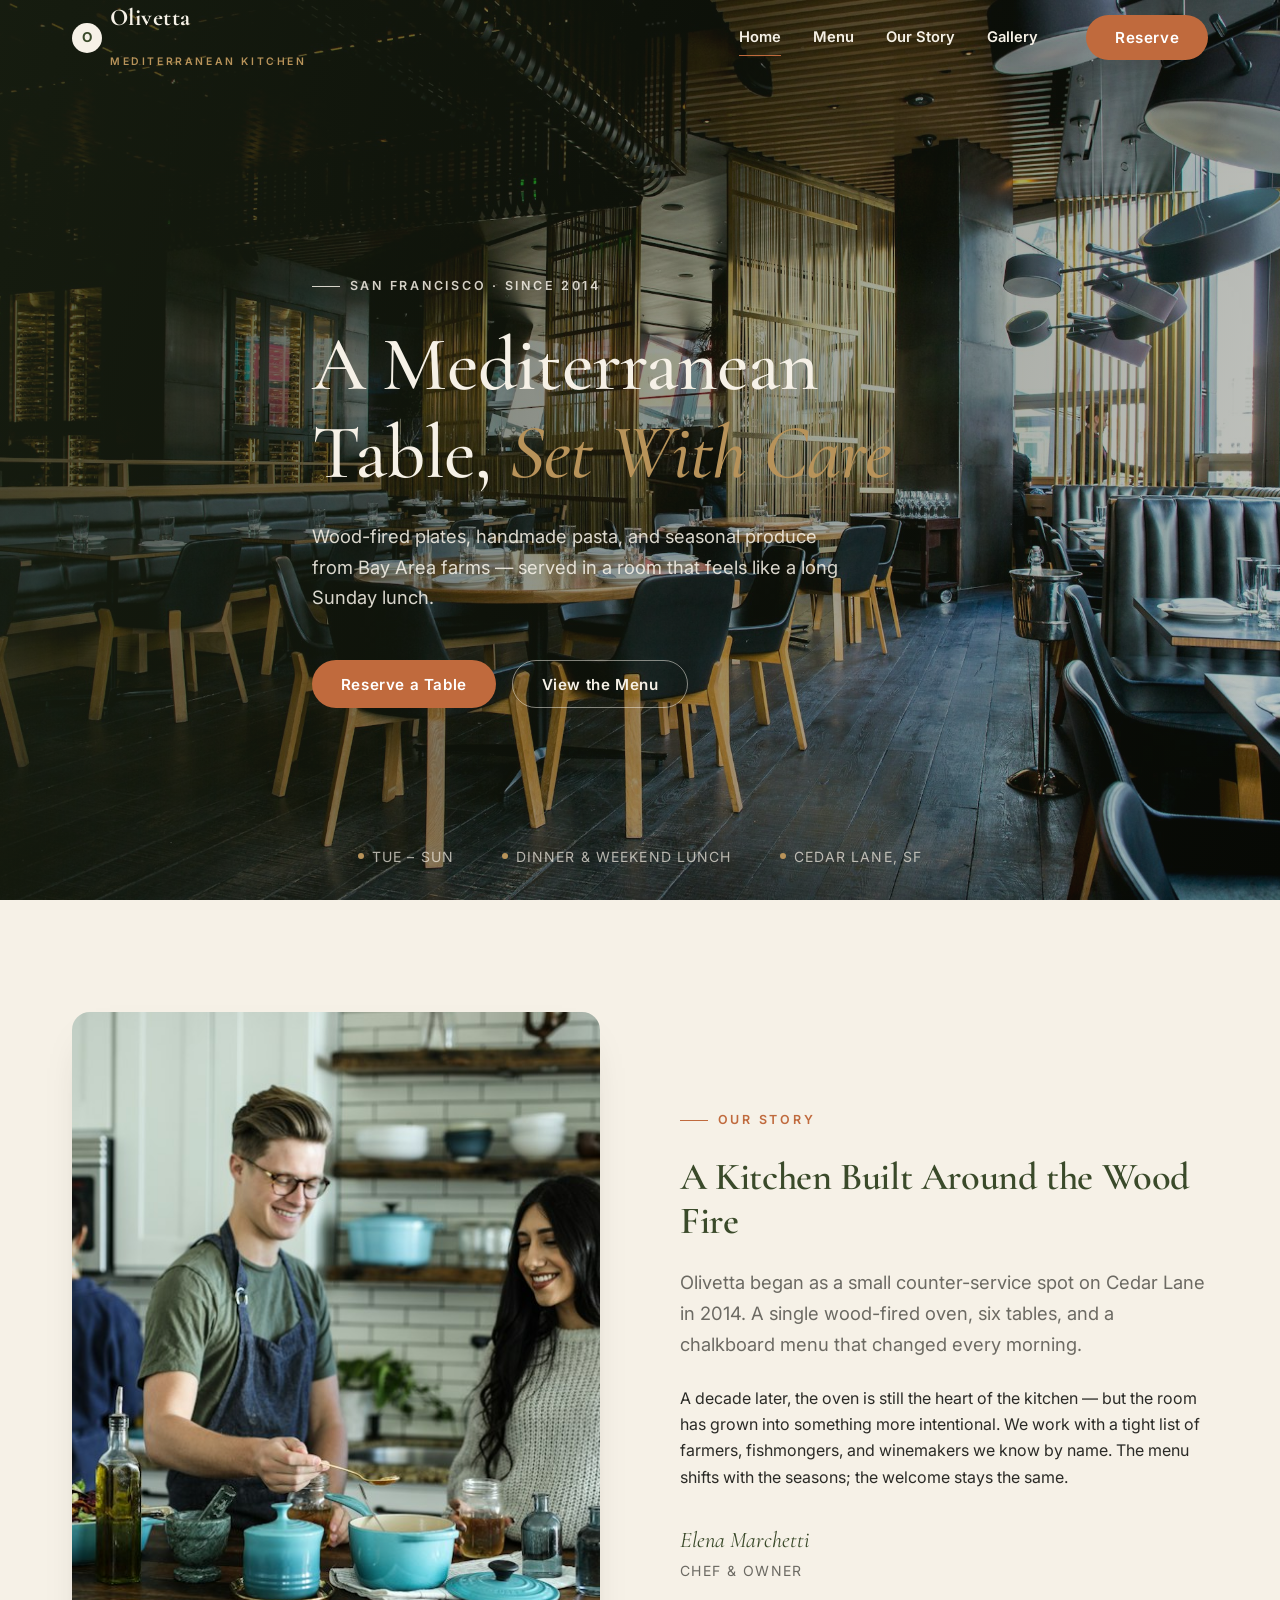
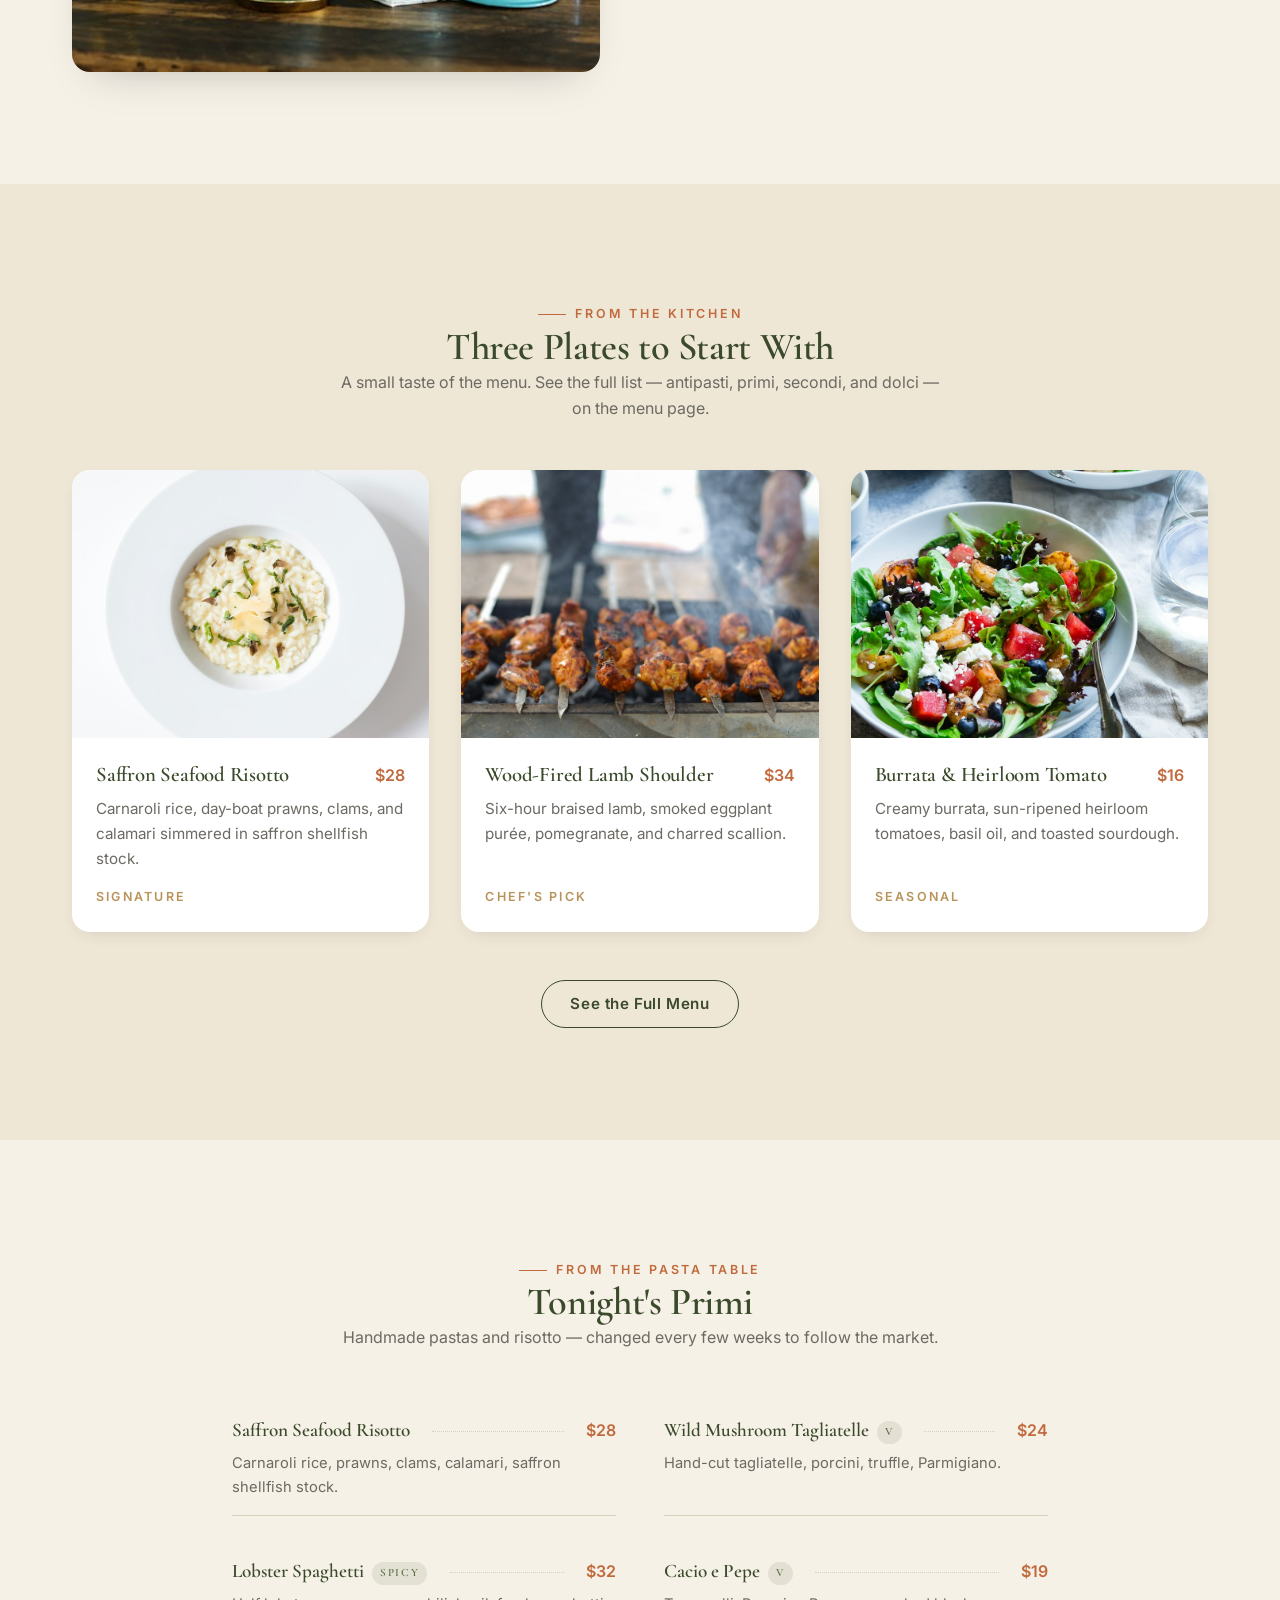
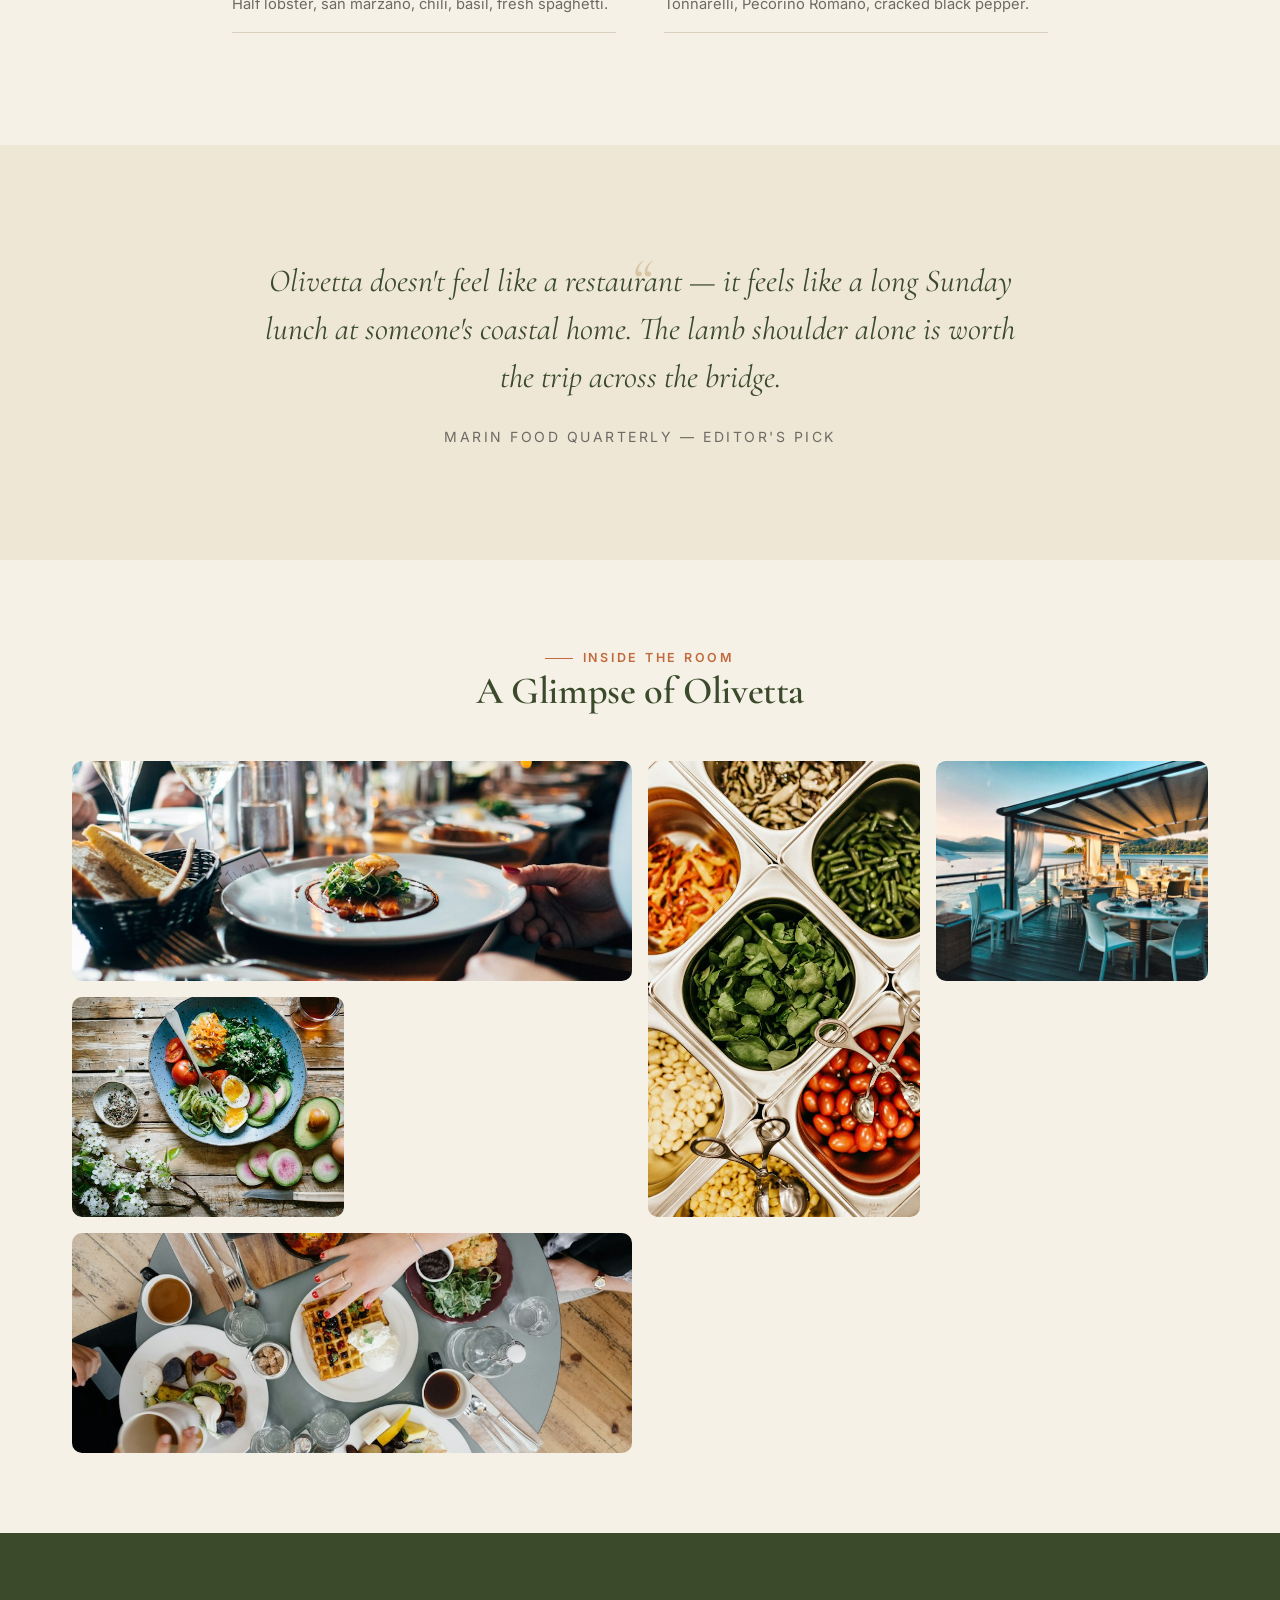
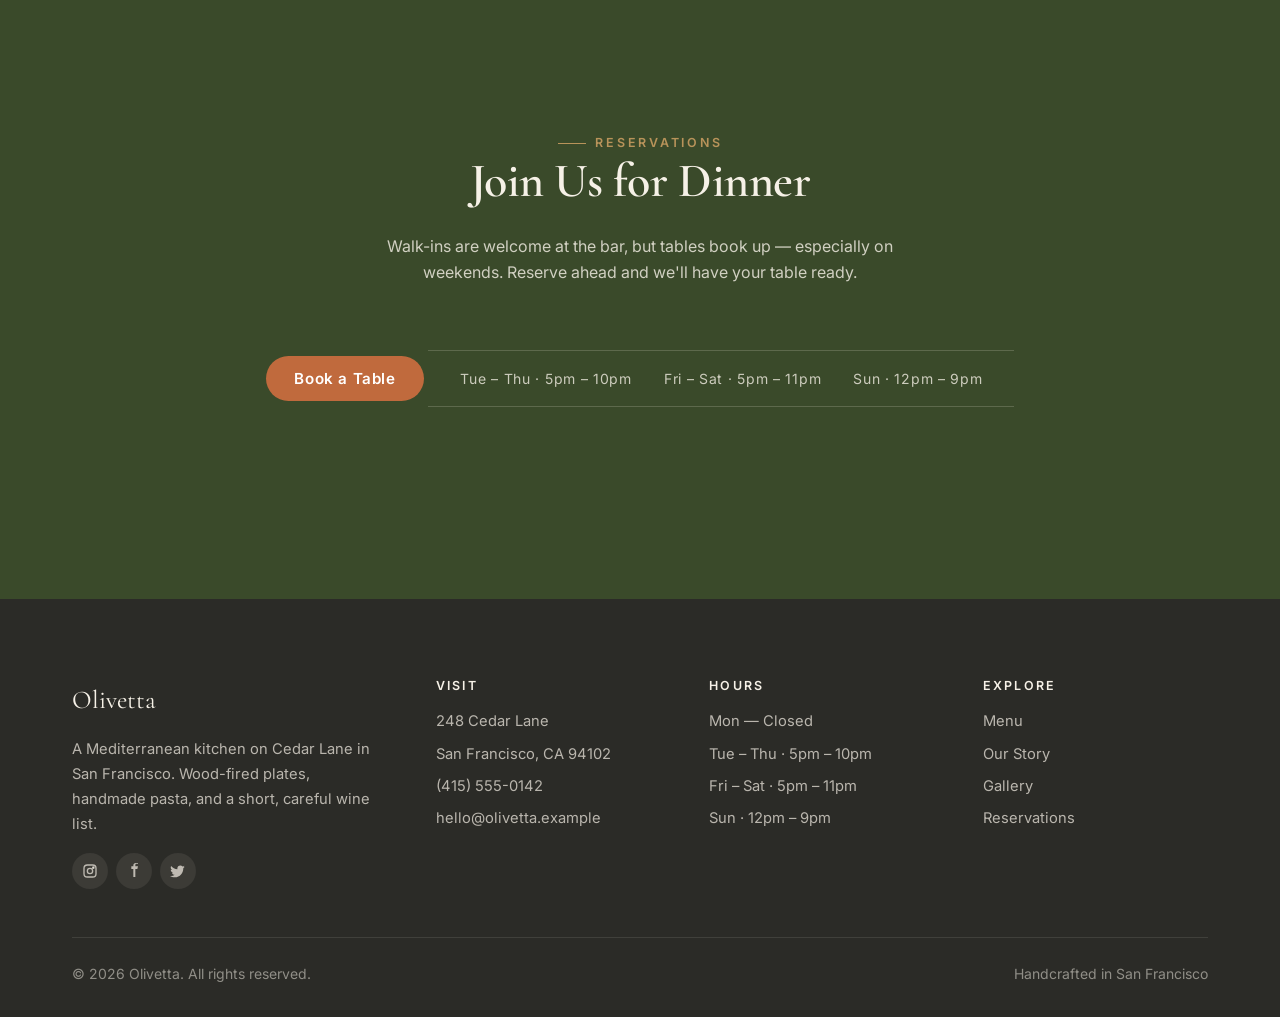
<file: download/restaurant-site/index.html>
<!DOCTYPE html>
<html lang="en">
<head>
  <meta charset="UTF-8">
  <meta name="viewport" content="width=device-width, initial-scale=1.0">
  <title>Olivetta — Mediterranean Kitchen in San Francisco</title>
  <meta name="description" content="Olivetta is a Mediterranean kitchen in San Francisco serving wood-fired dishes, handmade pasta, and seasonal plates in a warm, intimate room.">

  <!-- Fonts: Cormorant Garamond for display, Inter for body -->
  <link rel="preconnect" href="https://fonts.googleapis.com">
  <link rel="preconnect" href="https://fonts.gstatic.com" crossorigin>
  <link href="https://fonts.googleapis.com/css2?family=Cormorant+Garamond:ital,wght@0,400;0,500;0,600;0,700;1,400;1,500&family=Inter:wght@400;500;600;700&display=swap" rel="stylesheet">

  <!-- Site styles -->
  <link rel="stylesheet" href="css/style.css">

  <!-- Favicon (inline SVG olive sprig) -->
  <link rel="icon" href="data:image/svg+xml,<svg xmlns='http://www.w3.org/2000/svg' viewBox='0 0 32 32'><circle cx='16' cy='16' r='14' fill='%233a4a2a'/><text x='16' y='22' font-family='Georgia' font-size='18' fill='%23f6f1e7' text-anchor='middle'>O</text></svg>">
</head>
<body>

  <!-- =================================================================
       Navigation
       ================================================================= -->
  <header class="nav">
    <div class="nav__inner">
      <a href="index.html" class="brand" aria-label="Olivetta — home">
        <span class="brand__mark">O</span>
        <span>
          <span class="brand__name">Olivetta</span>
          <br>
          <span class="brand__tag">Mediterranean Kitchen</span>
        </span>
      </a>

      <nav class="nav__links" id="nav-links">
        <a href="index.html" class="nav__link nav__link--active">Home</a>
        <a href="menu.html" class="nav__link">Menu</a>
        <a href="index.html#story" class="nav__link">Our Story</a>
        <a href="index.html#gallery" class="nav__link">Gallery</a>
        <a href="reservation.html" class="btn btn--primary nav__cta">Reserve</a>
      </nav>

      <button class="nav__toggle" aria-label="Toggle menu"
              aria-expanded="false" aria-controls="nav-links">
        <span></span><span></span><span></span>
      </button>
    </div>
  </header>


  <!-- =================================================================
       Hero
       ================================================================= -->
  <section class="hero">
    <div class="hero__bg">
      <img src="assets/hero.jpg" alt="Warm candlelit dining room at Olivetta" fetchpriority="high">
    </div>

    <div class="container hero__inner">
      <span class="eyebrow hero__eyebrow">San Francisco · Since 2014</span>
      <h1>A Mediterranean Table, <em>Set With Care</em></h1>
      <p class="hero__lead">
        Wood-fired plates, handmade pasta, and seasonal produce from
        Bay Area farms — served in a room that feels like a long Sunday lunch.
      </p>
      <div class="hero__actions">
        <a href="reservation.html" class="btn btn--primary">Reserve a Table</a>
        <a href="menu.html" class="btn btn--ghost">View the Menu</a>
      </div>
    </div>

    <div class="hero__meta">
      <span>Tue – Sun</span>
      <span>Dinner &amp; Weekend Lunch</span>
      <span>Cedar Lane, SF</span>
    </div>
  </section>


  <!-- =================================================================
       Story
       ================================================================= -->
  <section class="section" id="story">
    <div class="container story">
      <div class="story__image reveal">
        <img src="assets/story.jpg" alt="Chef plating a dish in the Olivetta kitchen">
      </div>

      <div class="story__content reveal">
        <span class="eyebrow">Our Story</span>
        <h2>A Kitchen Built Around the Wood Fire</h2>
        <p class="lead">
          Olivetta began as a small counter-service spot on Cedar Lane in 2014.
          A single wood-fired oven, six tables, and a chalkboard menu that
          changed every morning.
        </p>
        <p>
          A decade later, the oven is still the heart of the kitchen — but the
          room has grown into something more intentional. We work with a tight
          list of farmers, fishmongers, and winemakers we know by name. The
          menu shifts with the seasons; the welcome stays the same.
        </p>
        <p class="story__signature">
          Elena Marchetti
          <small>Chef &amp; Owner</small>
        </p>
      </div>
    </div>
  </section>


  <!-- =================================================================
       Signature Dishes (rendered by main.js)
       ================================================================= -->
  <section class="section section--alt">
    <div class="container">
      <div class="menu-preview__head reveal">
        <span class="eyebrow">From the Kitchen</span>
        <h2>Three Plates to Start With</h2>
        <p class="section-subtitle">
          A small taste of the menu. See the full list — antipasti, primi,
          secondi, and dolci — on the menu page.
        </p>
      </div>

      <div class="dishes" data-signature-dishes>
        <!-- Filled in by main.js from SIGNATURE_DISHES in js/data.js -->
      </div>

      <div style="text-align:center; margin-top: var(--space-5)">
        <a href="menu.html" class="btn btn--outline">See the Full Menu</a>
      </div>
    </div>
  </section>


  <!-- =================================================================
       Menu preview — Primi (rendered from js/data.js)
       ================================================================= -->
  <section class="section">
    <div class="container container-narrow">
      <div class="menu-preview__head reveal">
        <span class="eyebrow">From the Pasta Table</span>
        <h2>Tonight's Primi</h2>
        <p class="section-subtitle">
          Handmade pastas and risotto — changed every few weeks to follow the
          market.
        </p>
      </div>

      <div class="menu-list" data-menu-preview>
        <!-- JS will drop the Primi group's items in here -->
      </div>
    </div>
  </section>


  <!-- =================================================================
       Testimonial
       ================================================================= -->
  <section class="section section--alt">
    <div class="container container-narrow" data-testimonial>
      <!-- Filled in by main.js -->
    </div>
  </section>


  <!-- =================================================================
       Gallery (rendered by main.js)
       ================================================================= -->
  <section class="section section--tight" id="gallery">
    <div class="container">
      <div class="menu-preview__head reveal">
        <span class="eyebrow">Inside the Room</span>
        <h2>A Glimpse of Olivetta</h2>
      </div>
    </div>

    <div class="container">
      <div class="gallery" data-gallery>
        <!-- Filled in by main.js from GALLERY_IMAGES in js/data.js -->
      </div>
    </div>
  </section>


  <!-- =================================================================
       Reservation CTA
       ================================================================= -->
  <section class="section section--olive">
    <div class="container cta-band">
      <span class="eyebrow" style="color: var(--color-gold)">Reservations</span>
      <h2>Join Us for Dinner</h2>
      <p>
        Walk-ins are welcome at the bar, but tables book up — especially on
        weekends. Reserve ahead and we'll have your table ready.
      </p>
      <a href="reservation.html" class="btn btn--primary">Book a Table</a>
      <div class="cta-band__hours">
        <span>Tue – Thu · 5pm – 10pm</span>
        <span>Fri – Sat · 5pm – 11pm</span>
        <span>Sun · 12pm – 9pm</span>
      </div>
    </div>
  </section>


  <!-- =================================================================
       Footer
       ================================================================= -->
  <footer class="footer">
    <div class="container">
      <div class="footer__grid">
        <div>
          <div class="footer__brand">Olivetta</div>
          <p class="footer__about">
            A Mediterranean kitchen on Cedar Lane in San Francisco.
            Wood-fired plates, handmade pasta, and a short, careful wine list.
          </p>
          <div class="footer__social">
            <a href="https://instagram.com" aria-label="Instagram" target="_blank" rel="noopener">
              <svg viewBox="0 0 24 24" fill="none" stroke="currentColor" stroke-width="2"><rect x="3" y="3" width="18" height="18" rx="5"/><circle cx="12" cy="12" r="4"/><circle cx="17" cy="7" r="1" fill="currentColor"/></svg>
            </a>
            <a href="https://facebook.com" aria-label="Facebook" target="_blank" rel="noopener">
              <svg viewBox="0 0 24 24" fill="currentColor"><path d="M14 9h3l1-4h-4V3c0-1 .5-2 2-2h2V0h-3c-3 0-4 1.5-4 4v1H8v4h3v12h3V9z"/></svg>
            </a>
            <a href="https://twitter.com" aria-label="Twitter" target="_blank" rel="noopener">
              <svg viewBox="0 0 24 24" fill="currentColor"><path d="M22 5.8c-.7.3-1.5.5-2.4.6.9-.5 1.5-1.3 1.8-2.3-.8.5-1.7.8-2.6 1-.8-.9-2-1.4-3.3-1.4-2.5 0-4.5 2-4.5 4.5 0 .4 0 .7.1 1C7.4 9 4 7.2 1.7 4.4c-.4.7-.6 1.5-.6 2.3 0 1.6.8 3 2 3.8-.7 0-1.4-.2-2-.5 0 2.2 1.6 4 3.7 4.4-.4.1-.8.2-1.2.2-.3 0-.6 0-.8-.1.6 1.8 2.3 3.1 4.3 3.1-1.6 1.2-3.5 1.9-5.6 1.9H0c2 1.3 4.4 2 7 2 8.3 0 12.9-6.9 12.9-12.9v-.6c.9-.6 1.7-1.4 2.1-2.2z"/></svg>
            </a>
          </div>
        </div>

        <div>
          <h4>Visit</h4>
          <ul class="footer__list">
            <li>248 Cedar Lane</li>
            <li>San Francisco, CA 94102</li>
            <li><a href="tel:+14155550142">(415) 555-0142</a></li>
            <li><a href="mailto:hello@olivetta.example">hello@olivetta.example</a></li>
          </ul>
        </div>

        <div>
          <h4>Hours</h4>
          <ul class="footer__list">
            <li>Mon — Closed</li>
            <li>Tue – Thu · 5pm – 10pm</li>
            <li>Fri – Sat · 5pm – 11pm</li>
            <li>Sun · 12pm – 9pm</li>
          </ul>
        </div>

        <div>
          <h4>Explore</h4>
          <ul class="footer__list">
            <li><a href="menu.html">Menu</a></li>
            <li><a href="index.html#story">Our Story</a></li>
            <li><a href="index.html#gallery">Gallery</a></li>
            <li><a href="reservation.html">Reservations</a></li>
          </ul>
        </div>
      </div>

      <div class="footer__bottom">
        <span>&copy; <span data-year>2025</span> Olivetta. All rights reserved.</span>
        <span>Handcrafted in San Francisco</span>
      </div>
    </div>
  </footer>


  <!-- =================================================================
       Scripts — data first, then main.js (which renders dynamic content)
       ================================================================= -->
  <script src="js/data.js"></script>
  <script src="js/main.js"></script>
  <script>
    // Homepage-only: drop the "Primi" group's items into the menu preview.
    document.addEventListener("DOMContentLoaded", () => {
      const primi = (window.MENU || []).find(g => g.category === "Primi");
      const wrap = document.querySelector("[data-menu-preview]");
      if (primi && wrap) {
        wrap.innerHTML = primi.items.map(item => {
          const tagPills = (item.tags || [])
            .map(t => `<span class="menu-item__tag">${t}</span>`).join("");
          return `
            <div class="menu-item">
              <div style="flex:1">
                <div class="menu-item__head">
                  <span class="menu-item__name">${item.name}${tagPills}</span>
                  <span class="menu-item__dots"></span>
                  <span class="menu-item__price">${item.price}</span>
                </div>
                <p class="menu-item__desc">${item.desc}</p>
              </div>
            </div>`;
        }).join("");
      }
    });
  </script>
</body>
</html>
</file>
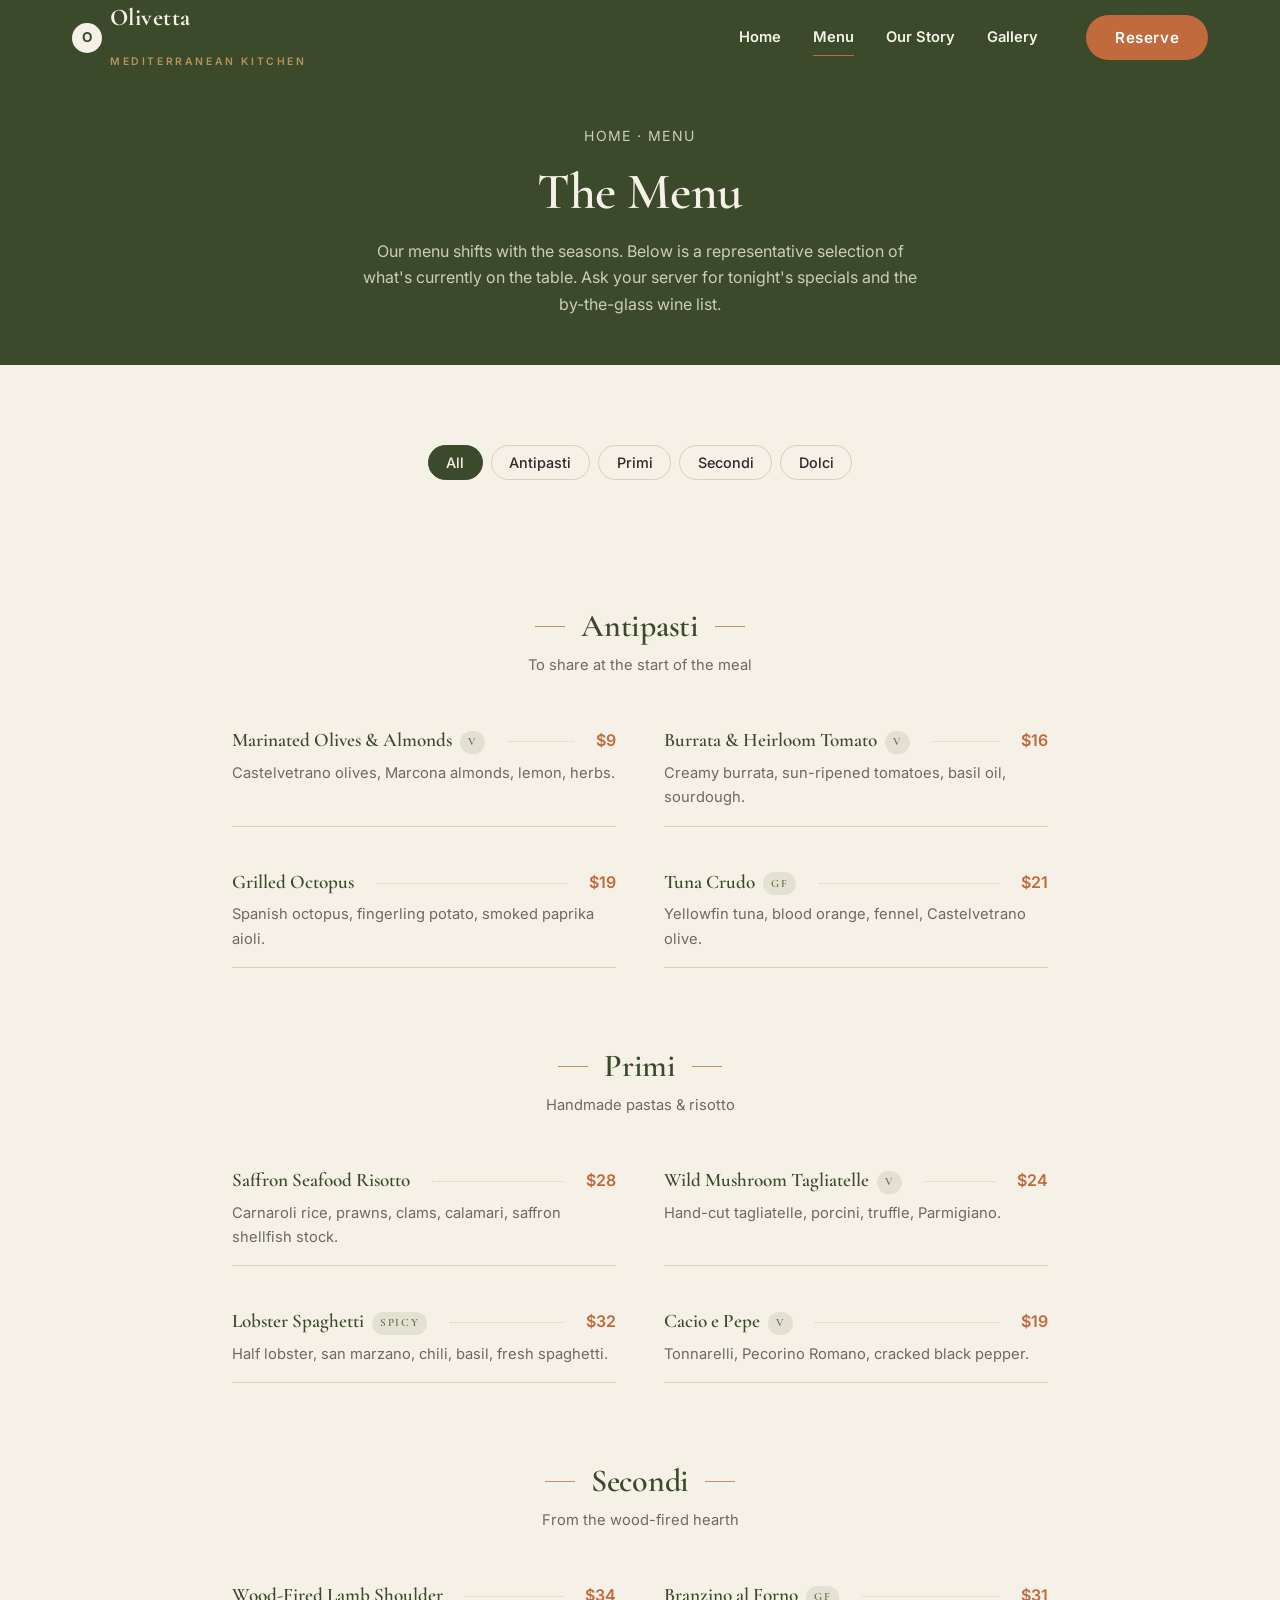
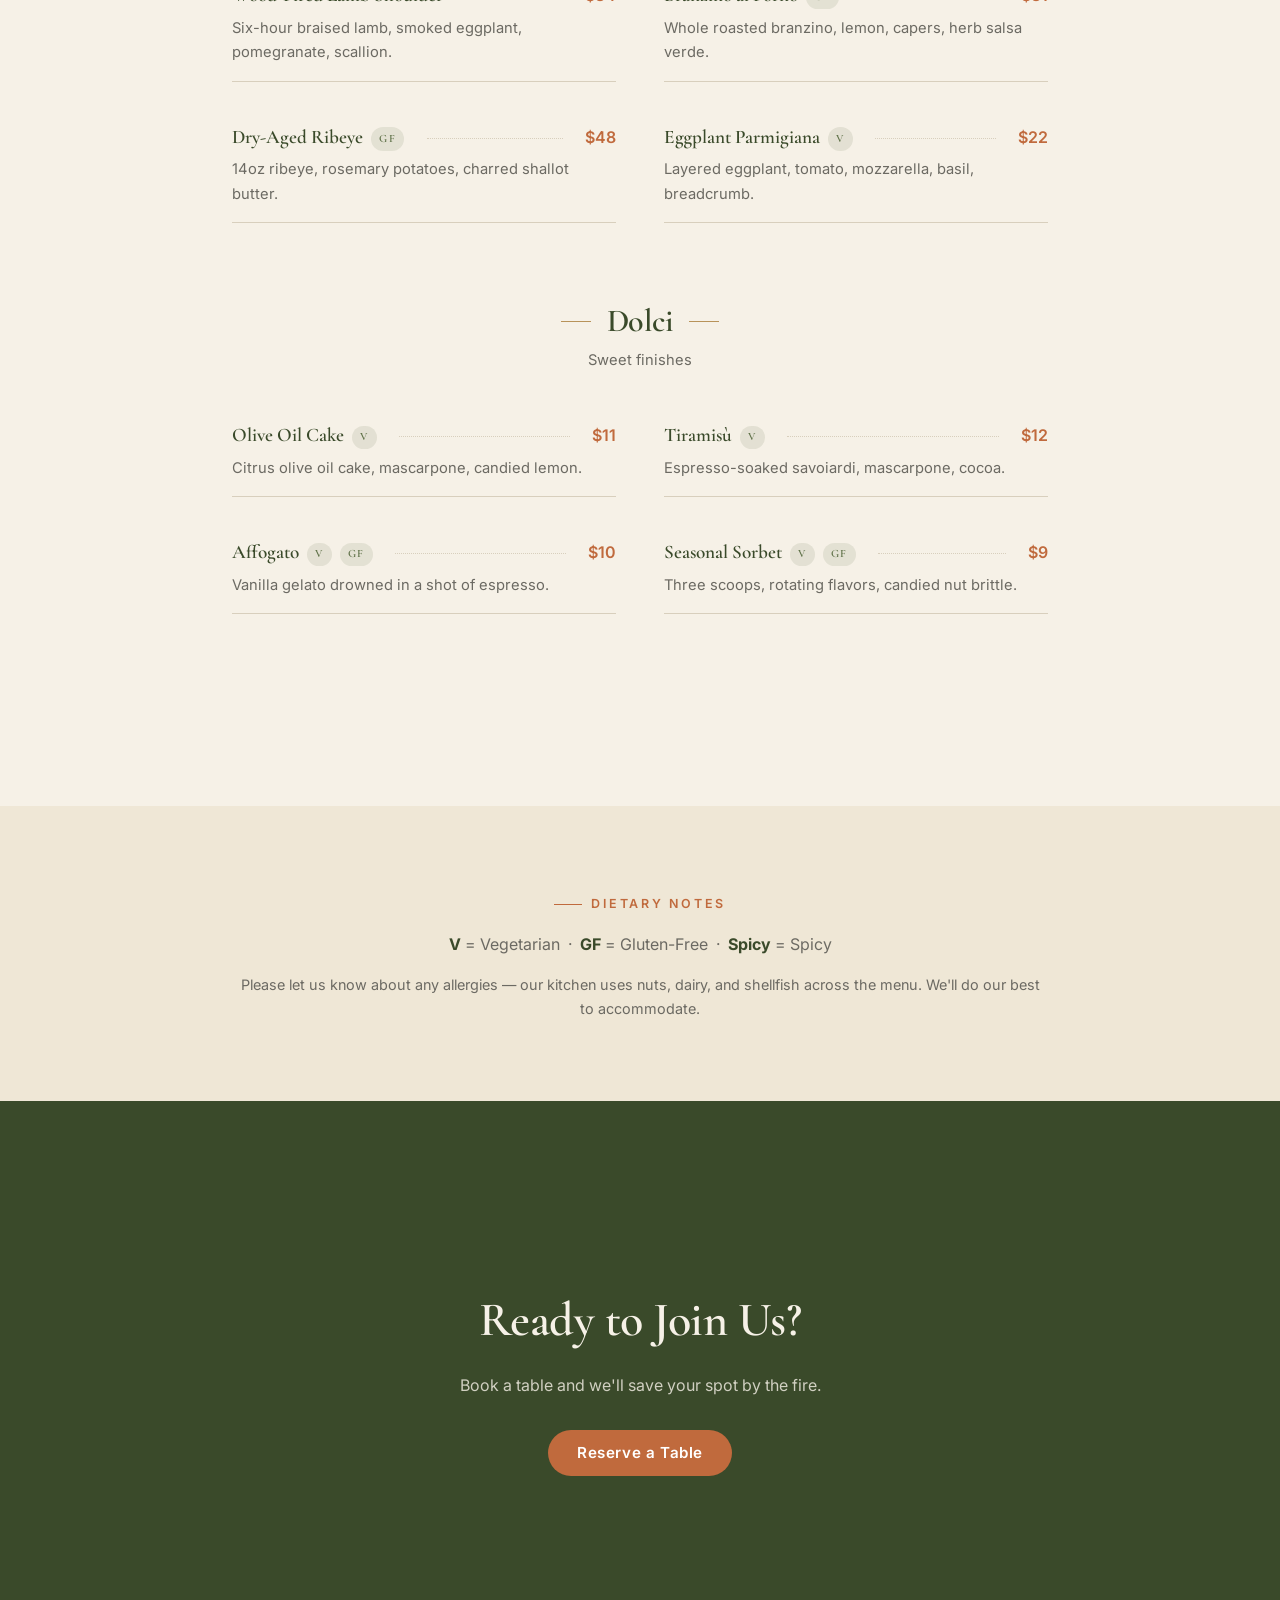
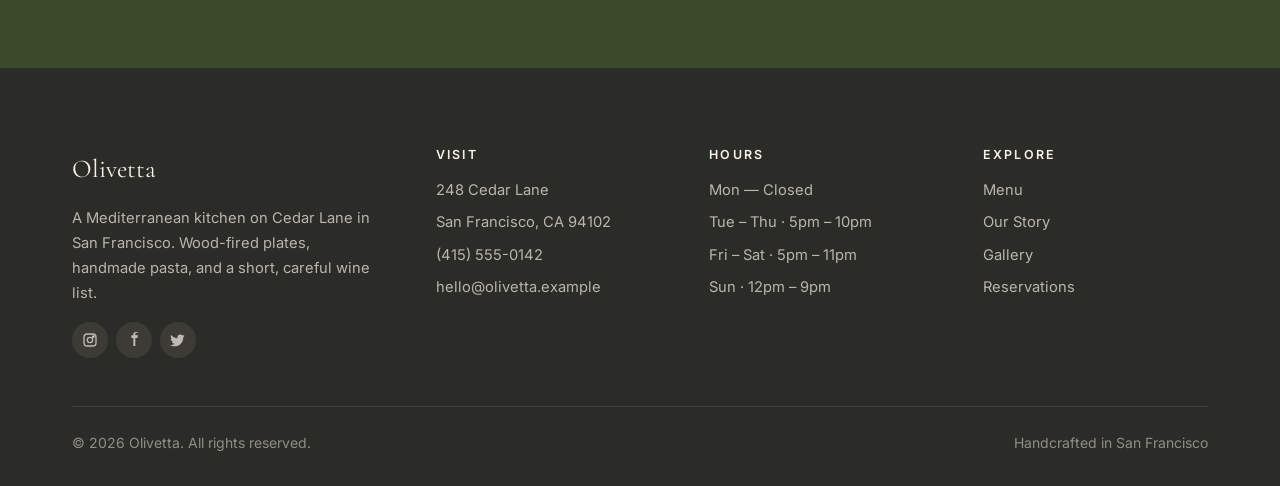
<file: download/restaurant-site/menu.html>
<!DOCTYPE html>
<html lang="en">
<head>
  <meta charset="UTF-8">
  <meta name="viewport" content="width=device-width, initial-scale=1.0">
  <title>Menu — Olivetta</title>
  <meta name="description" content="The Olivetta menu: antipasti, primi, secondi, and dolci — wood-fired Mediterranean plates from chef Elena Marchetti.">

  <link rel="preconnect" href="https://fonts.googleapis.com">
  <link rel="preconnect" href="https://fonts.gstatic.com" crossorigin>
  <link href="https://fonts.googleapis.com/css2?family=Cormorant+Garamond:ital,wght@0,400;0,500;0,600;0,700;1,400;1,500&family=Inter:wght@400;500;600;700&display=swap" rel="stylesheet">

  <link rel="stylesheet" href="css/style.css">

  <link rel="icon" href="data:image/svg+xml,<svg xmlns='http://www.w3.org/2000/svg' viewBox='0 0 32 32'><circle cx='16' cy='16' r='14' fill='%233a4a2a'/><text x='16' y='22' font-family='Georgia' font-size='18' fill='%23f6f1e7' text-anchor='middle'>O</text></svg>">
</head>
<body>

  <!-- =================================================================
       Navigation
       ================================================================= -->
  <header class="nav">
    <div class="nav__inner">
      <a href="index.html" class="brand" aria-label="Olivetta — home">
        <span class="brand__mark">O</span>
        <span>
          <span class="brand__name">Olivetta</span>
          <br>
          <span class="brand__tag">Mediterranean Kitchen</span>
        </span>
      </a>

      <nav class="nav__links" id="nav-links">
        <a href="index.html" class="nav__link">Home</a>
        <a href="menu.html" class="nav__link nav__link--active">Menu</a>
        <a href="index.html#story" class="nav__link">Our Story</a>
        <a href="index.html#gallery" class="nav__link">Gallery</a>
        <a href="reservation.html" class="btn btn--primary nav__cta">Reserve</a>
      </nav>

      <button class="nav__toggle" aria-label="Toggle menu"
              aria-expanded="false" aria-controls="nav-links">
        <span></span><span></span><span></span>
      </button>
    </div>
  </header>


  <!-- =================================================================
       Page header
       ================================================================= -->
  <section class="page-header">
    <div class="container page-header__inner">
      <p class="breadcrumb"><a href="index.html">Home</a> · Menu</p>
      <h1>The Menu</h1>
      <p>
        Our menu shifts with the seasons. Below is a representative selection
        of what's currently on the table. Ask your server for tonight's
        specials and the by-the-glass wine list.
      </p>
    </div>
  </section>


  <!-- =================================================================
       Category filters (rendered by main.js)
       ================================================================= -->
  <section class="section section--tight">
    <div class="container">
      <div class="menu-filters" data-menu-filters role="tablist">
        <!-- Filled in by main.js -->
      </div>
    </div>
  </section>


  <!-- =================================================================
       Full menu (rendered by main.js from js/data.js MENU array)
       ================================================================= -->
  <section class="section" style="padding-top: 0;">
    <div class="container container-narrow" data-full-menu>
      <!-- Filled in by main.js -->
    </div>
  </section>


  <!-- =================================================================
       Dietary note
       ================================================================= -->
  <section class="section section--alt section--tight">
    <div class="container container-narrow" style="text-align:center">
      <span class="eyebrow">Dietary Notes</span>
      <p style="margin-top: var(--space-2); color: var(--color-muted);">
        <strong style="color: var(--color-olive)">V</strong> = Vegetarian &nbsp;·&nbsp;
        <strong style="color: var(--color-olive)">GF</strong> = Gluten-Free &nbsp;·&nbsp;
        <strong style="color: var(--color-olive)">Spicy</strong> = Spicy
      </p>
      <p style="margin-top: var(--space-2); color: var(--color-muted); font-size: 0.9rem;">
        Please let us know about any allergies — our kitchen uses nuts, dairy,
        and shellfish across the menu. We'll do our best to accommodate.
      </p>
    </div>
  </section>


  <!-- =================================================================
       Reservation CTA
       ================================================================= -->
  <section class="section section--olive">
    <div class="container cta-band">
      <h2>Ready to Join Us?</h2>
      <p>Book a table and we'll save your spot by the fire.</p>
      <a href="reservation.html" class="btn btn--primary">Reserve a Table</a>
    </div>
  </section>


  <!-- =================================================================
       Footer (same as index.html — easy to keep in sync)
       ================================================================= -->
  <footer class="footer">
    <div class="container">
      <div class="footer__grid">
        <div>
          <div class="footer__brand">Olivetta</div>
          <p class="footer__about">
            A Mediterranean kitchen on Cedar Lane in San Francisco.
            Wood-fired plates, handmade pasta, and a short, careful wine list.
          </p>
          <div class="footer__social">
            <a href="https://instagram.com" aria-label="Instagram" target="_blank" rel="noopener">
              <svg viewBox="0 0 24 24" fill="none" stroke="currentColor" stroke-width="2"><rect x="3" y="3" width="18" height="18" rx="5"/><circle cx="12" cy="12" r="4"/><circle cx="17" cy="7" r="1" fill="currentColor"/></svg>
            </a>
            <a href="https://facebook.com" aria-label="Facebook" target="_blank" rel="noopener">
              <svg viewBox="0 0 24 24" fill="currentColor"><path d="M14 9h3l1-4h-4V3c0-1 .5-2 2-2h2V0h-3c-3 0-4 1.5-4 4v1H8v4h3v12h3V9z"/></svg>
            </a>
            <a href="https://twitter.com" aria-label="Twitter" target="_blank" rel="noopener">
              <svg viewBox="0 0 24 24" fill="currentColor"><path d="M22 5.8c-.7.3-1.5.5-2.4.6.9-.5 1.5-1.3 1.8-2.3-.8.5-1.7.8-2.6 1-.8-.9-2-1.4-3.3-1.4-2.5 0-4.5 2-4.5 4.5 0 .4 0 .7.1 1C7.4 9 4 7.2 1.7 4.4c-.4.7-.6 1.5-.6 2.3 0 1.6.8 3 2 3.8-.7 0-1.4-.2-2-.5 0 2.2 1.6 4 3.7 4.4-.4.1-.8.2-1.2.2-.3 0-.6 0-.8-.1.6 1.8 2.3 3.1 4.3 3.1-1.6 1.2-3.5 1.9-5.6 1.9H0c2 1.3 4.4 2 7 2 8.3 0 12.9-6.9 12.9-12.9v-.6c.9-.6 1.7-1.4 2.1-2.2z"/></svg>
            </a>
          </div>
        </div>

        <div>
          <h4>Visit</h4>
          <ul class="footer__list">
            <li>248 Cedar Lane</li>
            <li>San Francisco, CA 94102</li>
            <li><a href="tel:+14155550142">(415) 555-0142</a></li>
            <li><a href="mailto:hello@olivetta.example">hello@olivetta.example</a></li>
          </ul>
        </div>

        <div>
          <h4>Hours</h4>
          <ul class="footer__list">
            <li>Mon — Closed</li>
            <li>Tue – Thu · 5pm – 10pm</li>
            <li>Fri – Sat · 5pm – 11pm</li>
            <li>Sun · 12pm – 9pm</li>
          </ul>
        </div>

        <div>
          <h4>Explore</h4>
          <ul class="footer__list">
            <li><a href="menu.html">Menu</a></li>
            <li><a href="index.html#story">Our Story</a></li>
            <li><a href="index.html#gallery">Gallery</a></li>
            <li><a href="reservation.html">Reservations</a></li>
          </ul>
        </div>
      </div>

      <div class="footer__bottom">
        <span>&copy; <span data-year>2025</span> Olivetta. All rights reserved.</span>
        <span>Handcrafted in San Francisco</span>
      </div>
    </div>
  </footer>


  <!-- =================================================================
       Scripts
       ================================================================= -->
  <script src="js/data.js"></script>
  <script src="js/main.js"></script>
</body>
</html>
</file>
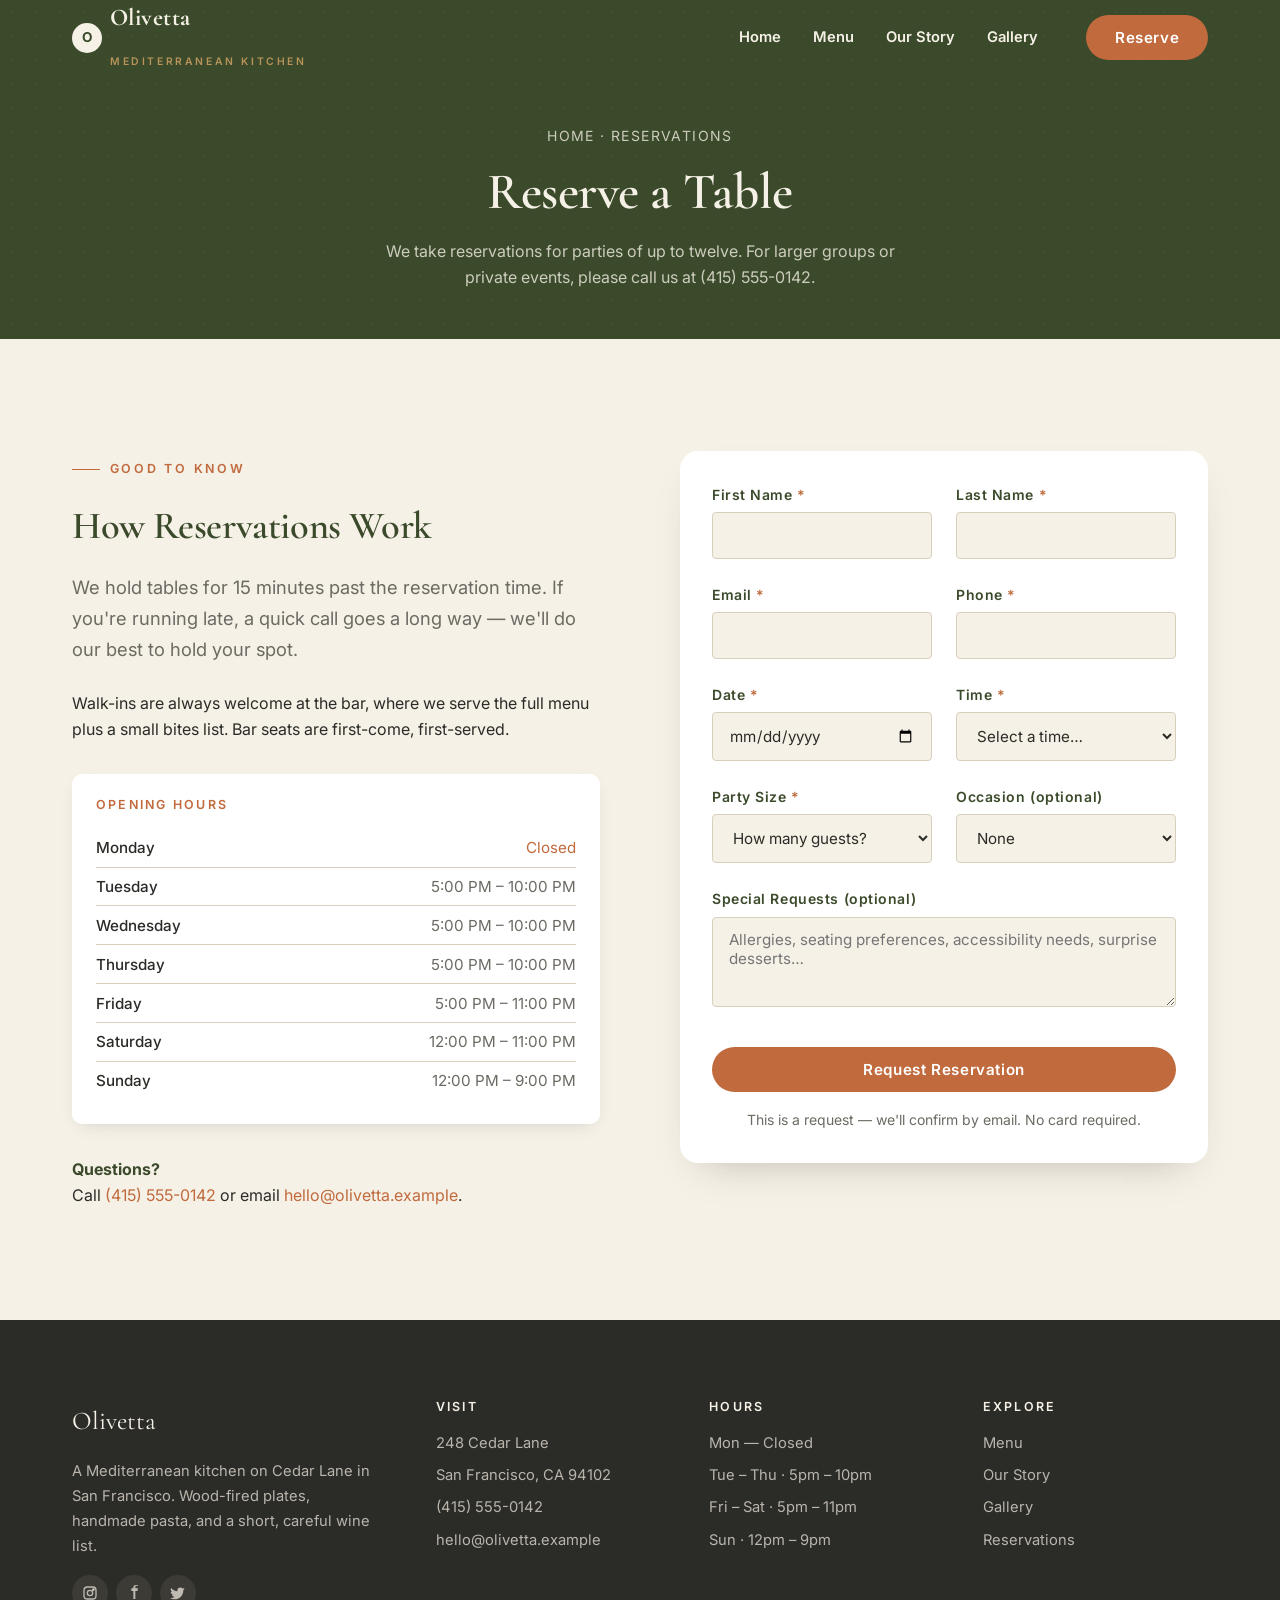
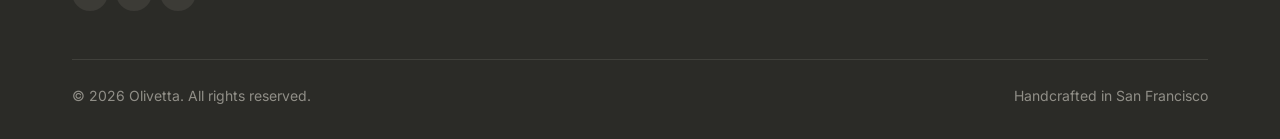
<file: download/restaurant-site/reservation.html>
<!DOCTYPE html>
<html lang="en">
<head>
  <meta charset="UTF-8">
  <meta name="viewport" content="width=device-width, initial-scale=1.0">
  <title>Reservations — Olivetta</title>
  <meta name="description" content="Book a table at Olivetta in San Francisco. Open for dinner Tuesday through Sunday, with weekend lunch.">

  <link rel="preconnect" href="https://fonts.googleapis.com">
  <link rel="preconnect" href="https://fonts.gstatic.com" crossorigin>
  <link href="https://fonts.googleapis.com/css2?family=Cormorant+Garamond:ital,wght@0,400;0,500;0,600;0,700;1,400;1,500&family=Inter:wght@400;500;600;700&display=swap" rel="stylesheet">

  <link rel="stylesheet" href="css/style.css">

  <link rel="icon" href="data:image/svg+xml,<svg xmlns='http://www.w3.org/2000/svg' viewBox='0 0 32 32'><circle cx='16' cy='16' r='14' fill='%233a4a2a'/><text x='16' y='22' font-family='Georgia' font-size='18' fill='%23f6f1e7' text-anchor='middle'>O</text></svg>">
</head>
<body>

  <!-- =================================================================
       Navigation
       ================================================================= -->
  <header class="nav">
    <div class="nav__inner">
      <a href="index.html" class="brand" aria-label="Olivetta — home">
        <span class="brand__mark">O</span>
        <span>
          <span class="brand__name">Olivetta</span>
          <br>
          <span class="brand__tag">Mediterranean Kitchen</span>
        </span>
      </a>

      <nav class="nav__links" id="nav-links">
        <a href="index.html" class="nav__link">Home</a>
        <a href="menu.html" class="nav__link">Menu</a>
        <a href="index.html#story" class="nav__link">Our Story</a>
        <a href="index.html#gallery" class="nav__link">Gallery</a>
        <a href="reservation.html" class="btn btn--primary nav__cta">Reserve</a>
      </nav>

      <button class="nav__toggle" aria-label="Toggle menu"
              aria-expanded="false" aria-controls="nav-links">
        <span></span><span></span><span></span>
      </button>
    </div>
  </header>


  <!-- =================================================================
       Page header
       ================================================================= -->
  <section class="page-header">
    <div class="container page-header__inner">
      <p class="breadcrumb"><a href="index.html">Home</a> · Reservations</p>
      <h1>Reserve a Table</h1>
      <p>
        We take reservations for parties of up to twelve. For larger groups
        or private events, please call us at (415) 555-0142.
      </p>
    </div>
  </section>


  <!-- =================================================================
       Reservation form
       ================================================================= -->
  <section class="section">
    <div class="container reserve">

      <!-- Left: info column -->
      <div class="reserve__info reveal">
        <span class="eyebrow">Good to Know</span>
        <h2>How Reservations Work</h2>
        <p class="lead">
          We hold tables for 15 minutes past the reservation time. If you're
          running late, a quick call goes a long way — we'll do our best to
          hold your spot.
        </p>
        <p>
          Walk-ins are always welcome at the bar, where we serve the full
          menu plus a small bites list. Bar seats are first-come, first-served.
        </p>

        <div class="reserve__hours">
          <h4>Opening Hours</h4>
          <div data-hours>
            <!-- Filled in by main.js from OPENING_HOURS -->
          </div>
        </div>

        <p style="margin-top: var(--space-4)">
          <strong style="color: var(--color-olive)">Questions?</strong><br>
          Call <a href="tel:+14155550142" style="color: var(--color-terracotta)">(415) 555-0142</a>
          or email <a href="mailto:hello@olivetta.example" style="color: var(--color-terracotta)">hello@olivetta.example</a>.
        </p>
      </div>

      <!-- Right: form column -->
      <div class="reveal">
        <form class="form" data-reservation-form novalidate>

          <!-- Success message (hidden until valid submit) -->
          <div class="form__success" data-form-success role="status">
            <strong>Reservation request received.</strong><br>
            We'll confirm by email within a few hours. For same-day bookings,
            please call us at (415) 555-0142.
          </div>

          <div class="form__row">
            <div class="form__group">
              <label class="form__label" for="first-name">First Name <span class="req">*</span></label>
              <input class="form__input" type="text" id="first-name" name="first_name"
                     data-required="true" autocomplete="given-name">
              <span class="form__error">Please enter your first name.</span>
            </div>

            <div class="form__group">
              <label class="form__label" for="last-name">Last Name <span class="req">*</span></label>
              <input class="form__input" type="text" id="last-name" name="last_name"
                     data-required="true" autocomplete="family-name">
              <span class="form__error">Please enter your last name.</span>
            </div>
          </div>

          <div class="form__row">
            <div class="form__group">
              <label class="form__label" for="email">Email <span class="req">*</span></label>
              <input class="form__input" type="email" id="email" name="email"
                     data-required="true" autocomplete="email">
              <span class="form__error">Please enter a valid email address.</span>
            </div>

            <div class="form__group">
              <label class="form__label" for="phone">Phone <span class="req">*</span></label>
              <input class="form__input" type="tel" id="phone" name="phone"
                     data-required="true" autocomplete="tel">
              <span class="form__error">Please enter a phone number.</span>
            </div>
          </div>

          <div class="form__row">
            <div class="form__group">
              <label class="form__label" for="date">Date <span class="req">*</span></label>
              <input class="form__input" type="date" id="date" name="date"
                     data-required="true">
              <span class="form__error">Please choose a date.</span>
            </div>

            <div class="form__group">
              <label class="form__label" for="time">Time <span class="req">*</span></label>
              <select class="form__select" id="time" name="time" data-required="true">
                <option value="">Select a time…</option>
                <optgroup label="Lunch (Sat–Sun only)">
                  <option>12:00 PM</option>
                  <option>12:30 PM</option>
                  <option>1:00 PM</option>
                  <option>1:30 PM</option>
                  <option>2:00 PM</option>
                </optgroup>
                <optgroup label="Dinner">
                  <option>5:00 PM</option>
                  <option>5:30 PM</option>
                  <option>6:00 PM</option>
                  <option>6:30 PM</option>
                  <option>7:00 PM</option>
                  <option>7:30 PM</option>
                  <option>8:00 PM</option>
                  <option>8:30 PM</option>
                  <option>9:00 PM</option>
                  <option>9:30 PM</option>
                </optgroup>
              </select>
              <span class="form__error">Please choose a time.</span>
            </div>
          </div>

          <div class="form__row">
            <div class="form__group">
              <label class="form__label" for="size">Party Size <span class="req">*</span></label>
              <select class="form__select" id="size" name="size" data-required="true">
                <option value="">How many guests?</option>
                <option>1</option>
                <option>2</option>
                <option>3</option>
                <option>4</option>
                <option>5</option>
                <option>6</option>
                <option>7</option>
                <option>8</option>
                <option>9</option>
                <option>10</option>
                <option>11</option>
                <option>12</option>
              </select>
              <span class="form__error">Parties of 1–12 only. For larger groups, please call us.</span>
            </div>

            <div class="form__group">
              <label class="form__label" for="occasion">Occasion (optional)</label>
              <select class="form__select" id="occasion" name="occasion">
                <option value="">None</option>
                <option>Birthday</option>
                <option>Anniversary</option>
                <option>Date Night</option>
                <option>Business Dinner</option>
                <option>Celebration</option>
                <option>Other</option>
              </select>
            </div>
          </div>

          <div class="form__group">
            <label class="form__label" for="notes">Special Requests (optional)</label>
            <textarea class="form__textarea" id="notes" name="notes"
                      placeholder="Allergies, seating preferences, accessibility needs, surprise desserts…"></textarea>
          </div>

          <button type="submit" class="btn btn--primary form__submit">
            Request Reservation
          </button>

          <p style="margin-top: var(--space-2); font-size: var(--fs-small); color: var(--color-muted); text-align:center">
            This is a request — we'll confirm by email. No card required.
          </p>
        </form>
      </div>
    </div>
  </section>


  <!-- =================================================================
       Footer
       ================================================================= -->
  <footer class="footer">
    <div class="container">
      <div class="footer__grid">
        <div>
          <div class="footer__brand">Olivetta</div>
          <p class="footer__about">
            A Mediterranean kitchen on Cedar Lane in San Francisco.
            Wood-fired plates, handmade pasta, and a short, careful wine list.
          </p>
          <div class="footer__social">
            <a href="https://instagram.com" aria-label="Instagram" target="_blank" rel="noopener">
              <svg viewBox="0 0 24 24" fill="none" stroke="currentColor" stroke-width="2"><rect x="3" y="3" width="18" height="18" rx="5"/><circle cx="12" cy="12" r="4"/><circle cx="17" cy="7" r="1" fill="currentColor"/></svg>
            </a>
            <a href="https://facebook.com" aria-label="Facebook" target="_blank" rel="noopener">
              <svg viewBox="0 0 24 24" fill="currentColor"><path d="M14 9h3l1-4h-4V3c0-1 .5-2 2-2h2V0h-3c-3 0-4 1.5-4 4v1H8v4h3v12h3V9z"/></svg>
            </a>
            <a href="https://twitter.com" aria-label="Twitter" target="_blank" rel="noopener">
              <svg viewBox="0 0 24 24" fill="currentColor"><path d="M22 5.8c-.7.3-1.5.5-2.4.6.9-.5 1.5-1.3 1.8-2.3-.8.5-1.7.8-2.6 1-.8-.9-2-1.4-3.3-1.4-2.5 0-4.5 2-4.5 4.5 0 .4 0 .7.1 1C7.4 9 4 7.2 1.7 4.4c-.4.7-.6 1.5-.6 2.3 0 1.6.8 3 2 3.8-.7 0-1.4-.2-2-.5 0 2.2 1.6 4 3.7 4.4-.4.1-.8.2-1.2.2-.3 0-.6 0-.8-.1.6 1.8 2.3 3.1 4.3 3.1-1.6 1.2-3.5 1.9-5.6 1.9H0c2 1.3 4.4 2 7 2 8.3 0 12.9-6.9 12.9-12.9v-.6c.9-.6 1.7-1.4 2.1-2.2z"/></svg>
            </a>
          </div>
        </div>

        <div>
          <h4>Visit</h4>
          <ul class="footer__list">
            <li>248 Cedar Lane</li>
            <li>San Francisco, CA 94102</li>
            <li><a href="tel:+14155550142">(415) 555-0142</a></li>
            <li><a href="mailto:hello@olivetta.example">hello@olivetta.example</a></li>
          </ul>
        </div>

        <div>
          <h4>Hours</h4>
          <ul class="footer__list">
            <li>Mon — Closed</li>
            <li>Tue – Thu · 5pm – 10pm</li>
            <li>Fri – Sat · 5pm – 11pm</li>
            <li>Sun · 12pm – 9pm</li>
          </ul>
        </div>

        <div>
          <h4>Explore</h4>
          <ul class="footer__list">
            <li><a href="menu.html">Menu</a></li>
            <li><a href="index.html#story">Our Story</a></li>
            <li><a href="index.html#gallery">Gallery</a></li>
            <li><a href="reservation.html">Reservations</a></li>
          </ul>
        </div>
      </div>

      <div class="footer__bottom">
        <span>&copy; <span data-year>2025</span> Olivetta. All rights reserved.</span>
        <span>Handcrafted in San Francisco</span>
      </div>
    </div>
  </footer>


  <!-- =================================================================
       Scripts
       ================================================================= -->
  <script src="js/data.js"></script>
  <script src="js/main.js"></script>
</body>
</html>
</file>
<file: download/restaurant-site/css/style.css>
/* ==========================================================================
   Olivetta — Mediterranean Kitchen
   Stylesheet
   --------------------------------------------------------------------------
   This file is organized into clear sections so a beginner can find and
   edit any part of the design. The most common customizations (colors,
   fonts, spacing) live inside the :root variables block at the top.
   ========================================================================== */


/* ==========================================================================
   1. Design Tokens (CSS Variables) — EDIT THESE TO REBRAND THE SITE
   --------------------------------------------------------------------------
   Change brand colors, fonts, spacing, and radii here. Every component
   below reads from these variables, so a single edit propagates sitewide.
   ========================================================================== */

:root {
  /* --- Brand colors --- */
  --color-olive:        #3a4a2a;   /* primary deep green */
  --color-olive-soft:   #5b6e44;
  --color-terracotta:   #c06a3d;   /* warm accent */
  --color-terracotta-dk:#a4542c;
  --color-cream:        #f6f1e7;   /* page background */
  --color-cream-2:      #efe7d6;   /* alternate section bg */
  --color-charcoal:     #2b2b27;   /* body text */
  --color-muted:        #6c6a63;   /* secondary text */
  --color-gold:         #b8935a;   /* fine accents / dividers */
  --color-line:         #d8cfbd;  /* hairline borders */
  --color-white:        #ffffff;

  /* --- Typography --- */
  --font-display: "Cormorant Garamond", "Playfair Display", Georgia, serif;
  --font-body:    "Inter", -apple-system, BlinkMacSystemFont, "Segoe UI", Roboto, sans-serif;

  --fs-hero:    clamp(2.8rem, 6vw, 5rem);
  --fs-h1:      clamp(2.2rem, 4vw, 3.2rem);
  --fs-h2:      clamp(1.8rem, 3vw, 2.4rem);
  --fs-h3:      1.35rem;
  --fs-lead:    1.15rem;
  --fs-body:    1rem;
  --fs-small:   0.875rem;
  --fs-eyebrow: 0.78rem;

  /* --- Spacing scale --- */
  --space-1: 0.5rem;
  --space-2: 1rem;
  --space-3: 1.5rem;
  --space-4: 2rem;
  --space-5: 3rem;
  --space-6: 5rem;
  --space-7: 7rem;

  /* --- Radii & shadows --- */
  --radius-sm: 4px;
  --radius-md: 10px;
  --radius-lg: 18px;
  --shadow-card: 0 18px 40px -24px rgba(43, 43, 39, 0.35);
  --shadow-soft: 0 6px 18px -10px rgba(43, 43, 39, 0.25);

  /* --- Layout --- */
  --container: 1200px;
  --container-narrow: 880px;
  --nav-height: 76px;

  /* --- Motion --- */
  --ease: cubic-bezier(0.22, 0.61, 0.36, 1);
  --transition: 0.35s var(--ease);
}

/* ==========================================================================
   2. Reset & Base Elements
   ========================================================================== */

*,
*::before,
*::after { box-sizing: border-box; }

* { margin: 0; padding: 0; }

html {
  scroll-behavior: smooth;
  -webkit-text-size-adjust: 100%;
}

body {
  font-family: var(--font-body);
  font-size: var(--fs-body);
  line-height: 1.65;
  color: var(--color-charcoal);
  background: var(--color-cream);
  -webkit-font-smoothing: antialiased;
  text-rendering: optimizeLegibility;
}

img {
  display: block;
  max-width: 100%;
  height: auto;
}

a {
  color: inherit;
  text-decoration: none;
  transition: color var(--transition);
}

a:hover { color: var(--color-terracotta); }

ul { list-style: none; }

button {
  font-family: inherit;
  cursor: pointer;
  border: none;
  background: none;
}

:focus-visible {
  outline: 2px solid var(--color-terracotta);
  outline-offset: 3px;
}


/* ==========================================================================
   3. Typography Helpers
   ========================================================================== */

.eyebrow {
  font-size: var(--fs-eyebrow);
  letter-spacing: 0.22em;
  text-transform: uppercase;
  color: var(--color-terracotta);
  font-weight: 600;
  display: inline-flex;
  align-items: center;
  gap: 0.6rem;
}

.eyebrow::before {
  content: "";
  width: 28px;
  height: 1px;
  background: currentColor;
  display: inline-block;
}

h1, h2, h3, h4 {
  font-family: var(--font-display);
  font-weight: 600;
  line-height: 1.15;
  color: var(--color-olive);
  letter-spacing: -0.01em;
}

h1 { font-size: var(--fs-h1); }
h2 { font-size: var(--fs-h2); }
h3 { font-size: var(--fs-h3); }

.lead {
  font-size: var(--fs-lead);
  color: var(--color-muted);
  line-height: 1.7;
}

.section-title {
  text-align: center;
  margin-bottom: var(--space-2);
}

.section-subtitle {
  text-align: center;
  max-width: 600px;
  margin: 0 auto var(--space-5);
  color: var(--color-muted);
}


/* ==========================================================================
   4. Layout Utilities
   ========================================================================== */

.container {
  width: 100%;
  max-width: var(--container);
  margin-inline: auto;
  padding-inline: var(--space-4);
}

.container-narrow {
  max-width: var(--container-narrow);
}

.section {
  padding-block: var(--space-7);
}

.section--tight { padding-block: var(--space-6); }

.section--alt { background: var(--color-cream-2); }

.section--olive {
  background: var(--color-olive);
  color: var(--color-cream);
}

.section--olive h1,
.section--olive h2,
.section--olive h3 { color: var(--color-cream); }

.section--olive .lead { color: rgba(246, 241, 231, 0.78); }


/* ==========================================================================
   5. Buttons
   ========================================================================== */

.btn {
  display: inline-flex;
  align-items: center;
  justify-content: center;
  gap: 0.5rem;
  padding: 0.95rem 1.8rem;
  font-size: 0.95rem;
  font-weight: 600;
  letter-spacing: 0.04em;
  border-radius: 999px;
  transition: all var(--transition);
  cursor: pointer;
  text-align: center;
  line-height: 1;
}

.btn--primary {
  background: var(--color-terracotta);
  color: var(--color-white);
}

.btn--primary:hover {
  background: var(--color-terracotta-dk);
  color: var(--color-white);
  transform: translateY(-2px);
  box-shadow: var(--shadow-soft);
}

.btn--ghost {
  background: transparent;
  color: var(--color-cream);
  border: 1px solid rgba(246, 241, 231, 0.5);
}

.btn--ghost:hover {
  background: var(--color-cream);
  color: var(--color-olive);
}

.btn--outline {
  background: transparent;
  color: var(--color-olive);
  border: 1px solid var(--color-olive);
}

.btn--outline:hover {
  background: var(--color-olive);
  color: var(--color-cream);
}


/* ==========================================================================
   6. Navigation
   ========================================================================== */

.nav {
  position: fixed;
  top: 0;
  left: 0;
  right: 0;
  height: var(--nav-height);
  /* Transparent by default — sits over the dark hero photo */
  background: transparent;
  border-bottom: 1px solid transparent;
  z-index: 100;
  transition: border-color var(--transition), background var(--transition), color var(--transition);
}

/* Scrolled state — opaque cream background with dark text */
.nav--scrolled {
  border-bottom-color: var(--color-line);
  background: rgba(246, 241, 231, 0.97);
  backdrop-filter: blur(12px);
  -webkit-backdrop-filter: blur(12px);
}

.nav__inner {
  max-width: var(--container);
  height: 100%;
  margin-inline: auto;
  padding-inline: var(--space-4);
  display: flex;
  align-items: center;
  justify-content: space-between;
  gap: var(--space-4);
}

.brand {
  display: flex;
  align-items: baseline;
  gap: 0.5rem;
  font-family: var(--font-display);
  font-size: 1.5rem;
  font-weight: 700;
  /* Cream over dark hero; overridden to olive when scrolled */
  color: var(--color-cream);
  letter-spacing: 0.02em;
  transition: color var(--transition);
}

.nav--scrolled .brand { color: var(--color-olive); }

.brand__mark {
  width: 30px;
  height: 30px;
  border-radius: 50%;
  /* Cream circle with olive text over the hero; flips when scrolled */
  background: var(--color-cream);
  color: var(--color-olive);
  display: inline-flex;
  align-items: center;
  justify-content: center;
  font-size: 0.85rem;
  font-weight: 700;
  font-family: var(--font-body);
  align-self: center;
  transition: background var(--transition), color var(--transition);
}

.nav--scrolled .brand__mark {
  background: var(--color-olive);
  color: var(--color-cream);
}

.brand__name { line-height: 1; }

.brand__tag {
  font-family: var(--font-body);
  font-size: 0.65rem;
  letter-spacing: 0.25em;
  text-transform: uppercase;
  /* Gold over hero; terracotta when scrolled */
  color: var(--color-gold);
  font-weight: 600;
  transition: color var(--transition);
}

.nav--scrolled .brand__tag { color: var(--color-terracotta); }

.nav__links {
  display: flex;
  align-items: center;
  gap: var(--space-4);
}

.nav__link {
  font-size: 0.92rem;
  font-weight: 600;
  /* Cream over dark hero; overridden to charcoal when scrolled */
  color: var(--color-cream);
  position: relative;
  padding-block: 0.4rem;
  transition: color var(--transition);
}

.nav__link:hover { color: var(--color-gold); }
.nav--scrolled .nav__link { color: var(--color-charcoal); }
.nav--scrolled .nav__link:hover { color: var(--color-olive); }

.nav__link::after {
  content: "";
  position: absolute;
  bottom: 0;
  left: 0;
  width: 0;
  height: 1.5px;
  background: var(--color-terracotta);
  transition: width var(--transition);
}

.nav__link:hover::after,
.nav__link--active::after { width: 100%; }

.nav--scrolled .nav__link--active { color: var(--color-olive); }

.nav__cta {
  margin-left: var(--space-2);
}

.nav__toggle {
  display: none;
  width: 44px;
  height: 44px;
  align-items: center;
  justify-content: center;
  flex-direction: column;
  gap: 5px;
  color: var(--color-cream);
}

.nav--scrolled .nav__toggle { color: var(--color-olive); }

.nav__toggle span {
  display: block;
  width: 24px;
  height: 2px;
  background: currentColor;
  transition: transform var(--transition), opacity var(--transition);
}

.nav__toggle[aria-expanded="true"] span:nth-child(1) {
  transform: translateY(7px) rotate(45deg);
}

.nav__toggle[aria-expanded="true"] span:nth-child(2) { opacity: 0; }

.nav__toggle[aria-expanded="true"] span:nth-child(3) {
  transform: translateY(-7px) rotate(-45deg);
}


/* ==========================================================================
   7. Hero
   ========================================================================== */

.hero {
  position: relative;
  min-height: 100vh;
  display: flex;
  align-items: center;
  color: var(--color-cream);
  overflow: hidden;
  padding-top: var(--nav-height);
  /* Fallback color while the photo loads */
  background: var(--color-olive);
}

.hero__bg {
  position: absolute;
  inset: 0;
  z-index: 0;
}

.hero__bg img {
  width: 100%;
  height: 100%;
  object-fit: cover;
}

/* Dark gradient overlay so headline stays readable on any photo */
.hero::after {
  content: "";
  position: absolute;
  inset: 0;
  z-index: 1;
  pointer-events: none;
  background: linear-gradient(
    105deg,
    rgba(28, 36, 20, 0.78) 0%,
    rgba(28, 36, 20, 0.45) 50%,
    rgba(28, 36, 20, 0.25) 100%
  );
}

.hero__inner {
  position: relative;
  z-index: 2;
  max-width: 720px;
  padding-block: var(--space-6);
}

.hero__eyebrow {
  color: var(--color-cream);
  opacity: 0.85;
}

.hero__eyebrow::before { background: var(--color-cream); }

.hero h1 {
  color: var(--color-cream);
  font-size: var(--fs-hero);
  margin-block: var(--space-3) var(--space-3);
  font-weight: 500;
}

.hero h1 em {
  font-style: italic;
  color: var(--color-gold);
}

.hero__lead {
  font-size: var(--fs-lead);
  color: rgba(246, 241, 231, 0.88);
  max-width: 540px;
  margin-bottom: var(--space-5);
}

.hero__actions {
  display: flex;
  gap: var(--space-2);
  flex-wrap: wrap;
}

.hero__meta {
  position: absolute;
  bottom: var(--space-4);
  left: 0;
  right: 0;
  z-index: 2;
  display: flex;
  justify-content: center;
  gap: var(--space-5);
  color: rgba(246, 241, 231, 0.7);
  font-size: var(--fs-small);
  letter-spacing: 0.08em;
  text-transform: uppercase;
}

.hero__meta span { display: inline-flex; align-items: center; gap: 0.5rem; }

.hero__meta span::before {
  content: "";
  width: 6px;
  height: 6px;
  border-radius: 50%;
  background: var(--color-gold);
}


/* ==========================================================================
   8. Story / Intro Section
   ========================================================================== */

.story {
  display: grid;
  grid-template-columns: 1fr 1fr;
  gap: var(--space-6);
  align-items: center;
}

.story__image {
  position: relative;
  border-radius: var(--radius-lg);
  overflow: hidden;
  aspect-ratio: 4 / 5;
  box-shadow: var(--shadow-card);
}

.story__image img {
  width: 100%;
  height: 100%;
  object-fit: cover;
  transition: transform 1.2s var(--ease);
}

.story__image:hover img { transform: scale(1.04); }

.story__content > * + * { margin-top: var(--space-3); }

.story__signature {
  font-family: var(--font-display);
  font-style: italic;
  font-size: 1.4rem;
  color: var(--color-olive);
  margin-top: var(--space-4);
}

.story__signature small {
  display: block;
  font-family: var(--font-body);
  font-style: normal;
  font-size: var(--fs-small);
  color: var(--color-muted);
  letter-spacing: 0.1em;
  text-transform: uppercase;
}


/* ==========================================================================
   9. Signature Dishes
   ========================================================================== */

.dishes {
  display: grid;
  grid-template-columns: repeat(3, 1fr);
  gap: var(--space-4);
}

.dish {
  background: var(--color-white);
  border-radius: var(--radius-lg);
  overflow: hidden;
  box-shadow: var(--shadow-soft);
  transition: transform var(--transition), box-shadow var(--transition);
  display: flex;
  flex-direction: column;
}

.dish:hover {
  transform: translateY(-6px);
  box-shadow: var(--shadow-card);
}

.dish__image {
  aspect-ratio: 4 / 3;
  overflow: hidden;
}

.dish__image img {
  width: 100%;
  height: 100%;
  object-fit: cover;
  transition: transform 0.9s var(--ease);
}

.dish:hover .dish__image img { transform: scale(1.06); }

.dish__body {
  padding: var(--space-3);
  display: flex;
  flex-direction: column;
  gap: 0.5rem;
  flex: 1;
}

.dish__head {
  display: flex;
  justify-content: space-between;
  align-items: baseline;
  gap: var(--space-2);
}

.dish__name {
  font-family: var(--font-display);
  font-size: 1.3rem;
  color: var(--color-olive);
  font-weight: 600;
}

.dish__price {
  font-weight: 600;
  color: var(--color-terracotta);
  white-space: nowrap;
}

.dish__desc {
  color: var(--color-muted);
  font-size: 0.95rem;
  flex: 1;
}

.dish__tag {
  align-self: flex-start;
  font-size: var(--fs-eyebrow);
  letter-spacing: 0.18em;
  text-transform: uppercase;
  color: var(--color-gold);
  font-weight: 600;
  margin-top: var(--space-1);
}


/* ==========================================================================
   10. Menu Preview (homepage) + Full Menu (menu page)
   ========================================================================== */

.menu-preview__head {
  text-align: center;
  margin-bottom: var(--space-5);
}

/* Menu list — used on homepage preview and full menu page */
.menu-list {
  display: grid;
  grid-template-columns: 1fr 1fr;
  gap: var(--space-3) var(--space-5);
}

.menu-item {
  display: flex;
  gap: var(--space-2);
  padding-block: var(--space-2);
  border-bottom: 1px solid var(--color-line);
}

.menu-item__head {
  display: flex;
  justify-content: space-between;
  align-items: baseline;
  gap: var(--space-2);
}

.menu-item__name {
  font-family: var(--font-display);
  font-size: 1.2rem;
  color: var(--color-olive);
  font-weight: 600;
}

.menu-item__price {
  font-weight: 600;
  color: var(--color-terracotta);
}

.menu-item__dots {
  flex: 1;
  border-bottom: 1px dotted var(--color-line);
  transform: translateY(-4px);
  margin-inline: 0.4rem;
}

.menu-item__desc {
  color: var(--color-muted);
  font-size: 0.92rem;
  margin-top: 0.25rem;
}

.menu-item__tag {
  display: inline-block;
  font-size: 0.7rem;
  letter-spacing: 0.15em;
  text-transform: uppercase;
  color: var(--color-olive-soft);
  background: rgba(91, 110, 68, 0.12);
  padding: 0.15rem 0.5rem;
  border-radius: 999px;
  margin-left: 0.5rem;
  vertical-align: middle;
}

/* Category filter (menu page) */
.menu-filters {
  display: flex;
  flex-wrap: wrap;
  justify-content: center;
  gap: 0.5rem;
  margin-bottom: var(--space-5);
}

.menu-filter {
  padding: 0.5rem 1.1rem;
  border-radius: 999px;
  font-size: 0.9rem;
  font-weight: 500;
  color: var(--color-charcoal);
  background: transparent;
  border: 1px solid var(--color-line);
  transition: all var(--transition);
}

.menu-filter:hover {
  border-color: var(--color-olive);
  color: var(--color-olive);
}

.menu-filter--active {
  background: var(--color-olive);
  color: var(--color-cream);
  border-color: var(--color-olive);
}

/* Menu page category group */
.menu-group { margin-bottom: var(--space-6); }

.menu-group__head {
  text-align: center;
  margin-bottom: var(--space-4);
}

.menu-group__title {
  font-size: 2rem;
  color: var(--color-olive);
  display: inline-flex;
  align-items: center;
  gap: var(--space-2);
}

.menu-group__title::before,
.menu-group__title::after {
  content: "";
  width: 30px;
  height: 1px;
  background: var(--color-gold);
}

.menu-group__note {
  color: var(--color-muted);
  font-size: 0.92rem;
  margin-top: 0.5rem;
}


/* ==========================================================================
   11. Gallery
   ========================================================================== */

.gallery {
  display: grid;
  grid-template-columns: repeat(4, 1fr);
  grid-auto-rows: 220px;
  gap: var(--space-2);
}

.gallery__item {
  overflow: hidden;
  border-radius: var(--radius-md);
  position: relative;
}

.gallery__item--tall { grid-row: span 2; }
.gallery__item--wide { grid-column: span 2; }

.gallery__item img {
  width: 100%;
  height: 100%;
  object-fit: cover;
  transition: transform 0.9s var(--ease);
}

.gallery__item:hover img { transform: scale(1.07); }


/* ==========================================================================
   12. Reservation CTA Band
   ========================================================================== */

.cta-band {
  text-align: center;
  padding-block: var(--space-6);
}

.cta-band h2 {
  font-size: clamp(2rem, 4vw, 3rem);
  margin-bottom: var(--space-3);
}

.cta-band p {
  max-width: 560px;
  margin: 0 auto var(--space-4);
  color: rgba(246, 241, 231, 0.8);
}

.cta-band__hours {
  display: inline-flex;
  gap: var(--space-4);
  margin-top: var(--space-4);
  padding: var(--space-2) var(--space-4);
  border-top: 1px solid rgba(246, 241, 231, 0.18);
  border-bottom: 1px solid rgba(246, 241, 231, 0.18);
  font-size: var(--fs-small);
  letter-spacing: 0.05em;
  color: rgba(246, 241, 231, 0.78);
}


/* ==========================================================================
   13. Testimonial
   ========================================================================== */

.testimonial {
  text-align: center;
  max-width: 760px;
  margin-inline: auto;
}

.testimonial__quote {
  font-family: var(--font-display);
  font-style: italic;
  font-size: clamp(1.4rem, 2.5vw, 2rem);
  color: var(--color-olive);
  line-height: 1.5;
  position: relative;
}

.testimonial__quote::before {
  content: "“";
  font-size: 4rem;
  color: var(--color-gold);
  position: absolute;
  top: -1.5rem;
  left: 50%;
  transform: translateX(-50%);
  opacity: 0.4;
}

.testimonial__cite {
  margin-top: var(--space-3);
  font-size: var(--fs-small);
  letter-spacing: 0.18em;
  text-transform: uppercase;
  color: var(--color-muted);
}


/* ==========================================================================
   14. Reservation Form
   ========================================================================== */

.reserve {
  display: grid;
  grid-template-columns: 1fr 1fr;
  gap: var(--space-6);
  align-items: start;
}

.reserve__info > * + * { margin-top: var(--space-3); }

.reserve__hours {
  background: var(--color-white);
  border-radius: var(--radius-md);
  padding: var(--space-3);
  margin-top: var(--space-4);
  box-shadow: var(--shadow-soft);
}

.reserve__hours h4 {
  font-family: var(--font-body);
  font-size: var(--fs-eyebrow);
  letter-spacing: 0.18em;
  text-transform: uppercase;
  color: var(--color-terracotta);
  margin-bottom: var(--space-2);
}

.reserve__hours-row {
  display: flex;
  justify-content: space-between;
  padding: 0.4rem 0;
  border-bottom: 1px solid var(--color-line);
  font-size: 0.95rem;
}

.reserve__hours-row:last-child { border-bottom: none; }

.reserve__hours-day { color: var(--color-charcoal); font-weight: 500; }
.reserve__hours-time { color: var(--color-muted); }

.form {
  background: var(--color-white);
  padding: var(--space-4);
  border-radius: var(--radius-lg);
  box-shadow: var(--shadow-card);
}

.form__row {
  display: grid;
  grid-template-columns: 1fr 1fr;
  gap: var(--space-3);
}

.form__group {
  margin-bottom: var(--space-3);
  display: flex;
  flex-direction: column;
}

.form__label {
  font-size: var(--fs-small);
  font-weight: 600;
  color: var(--color-olive);
  margin-bottom: 0.4rem;
  letter-spacing: 0.04em;
}

.form__label .req { color: var(--color-terracotta); }

.form__input,
.form__select,
.form__textarea {
  width: 100%;
  padding: 0.8rem 1rem;
  border: 1px solid var(--color-line);
  border-radius: var(--radius-sm);
  font-family: inherit;
  font-size: 0.95rem;
  color: var(--color-charcoal);
  background: var(--color-cream);
  transition: border-color var(--transition), background var(--transition);
}

.form__input:focus,
.form__select:focus,
.form__textarea:focus {
  outline: none;
  border-color: var(--color-olive);
  background: var(--color-white);
}

.form__textarea { resize: vertical; min-height: 90px; }

.form__error {
  color: var(--color-terracotta-dk);
  font-size: var(--fs-small);
  margin-top: 0.35rem;
  display: none;
}

.form__group--error .form__input,
.form__group--error .form__select,
.form__group--error .form__textarea {
  border-color: var(--color-terracotta-dk);
  background: rgba(192, 106, 61, 0.05);
}

.form__group--error .form__error { display: block; }

.form__success {
  display: none;
  background: rgba(91, 110, 68, 0.1);
  border: 1px solid var(--color-olive-soft);
  color: var(--color-olive);
  padding: var(--space-3);
  border-radius: var(--radius-md);
  margin-bottom: var(--space-3);
}

.form__success--visible { display: block; }

.form__submit { width: 100%; margin-top: var(--space-2); }


/* ==========================================================================
   15. Footer
   ========================================================================== */

.footer {
  background: var(--color-charcoal);
  color: rgba(246, 241, 231, 0.7);
  padding-block: var(--space-6) var(--space-4);
}

.footer__grid {
  display: grid;
  grid-template-columns: 1.4fr 1fr 1fr 1fr;
  gap: var(--space-5);
  padding-bottom: var(--space-5);
  border-bottom: 1px solid rgba(246, 241, 231, 0.1);
}

.footer__brand {
  font-family: var(--font-display);
  font-size: 1.6rem;
  color: var(--color-cream);
  margin-bottom: var(--space-2);
}

.footer__about { font-size: 0.92rem; line-height: 1.7; max-width: 320px; }

.footer h4 {
  color: var(--color-cream);
  font-family: var(--font-body);
  font-size: var(--fs-eyebrow);
  letter-spacing: 0.18em;
  text-transform: uppercase;
  margin-bottom: var(--space-2);
}

.footer__list li { margin-bottom: 0.5rem; font-size: 0.92rem; }
.footer__list a:hover { color: var(--color-cream); }

.footer__social {
  display: flex;
  gap: 0.5rem;
  margin-top: var(--space-2);
}

.footer__social a {
  width: 36px;
  height: 36px;
  border-radius: 50%;
  display: inline-flex;
  align-items: center;
  justify-content: center;
  background: rgba(246, 241, 231, 0.08);
  transition: background var(--transition), color var(--transition);
}

.footer__social a:hover {
  background: var(--color-terracotta);
  color: var(--color-white);
}

.footer__social svg { width: 16px; height: 16px; }

.footer__bottom {
  display: flex;
  justify-content: space-between;
  flex-wrap: wrap;
  gap: var(--space-2);
  padding-top: var(--space-3);
  font-size: var(--fs-small);
  color: rgba(246, 241, 231, 0.5);
}


/* ==========================================================================
   16. Page Header (interior pages)
   ========================================================================== */

.page-header {
  background: var(--color-olive);
  color: var(--color-cream);
  padding: calc(var(--nav-height) + var(--space-5)) 0 var(--space-5);
  text-align: center;
  position: relative;
  overflow: hidden;
}

.page-header::after {
  content: "";
  position: absolute;
  inset: 0;
  background-image: radial-gradient(rgba(184, 147, 90, 0.18) 1px, transparent 1px);
  background-size: 24px 24px;
  opacity: 0.4;
  pointer-events: none;
}

.page-header__inner { position: relative; z-index: 1; }

.page-header h1 {
  color: var(--color-cream);
  margin-bottom: var(--space-2);
}

.page-header p {
  color: rgba(246, 241, 231, 0.78);
  max-width: 560px;
  margin-inline: auto;
}

.breadcrumb {
  font-size: var(--fs-small);
  letter-spacing: 0.1em;
  text-transform: uppercase;
  color: rgba(246, 241, 231, 0.55);
  margin-bottom: var(--space-2);
}

.breadcrumb a:hover { color: var(--color-cream); }


/* ==========================================================================
   17. Reveal-on-scroll animation (subtle, professional)
   ========================================================================== */

.reveal {
  opacity: 0;
  transform: translateY(24px);
  transition: opacity 0.7s var(--ease), transform 0.7s var(--ease);
}

.reveal--in {
  opacity: 1;
  transform: none;
}

@media (prefers-reduced-motion: reduce) {
  * { animation: none !important; transition: none !important; }
  .reveal { opacity: 1; transform: none; }
  html { scroll-behavior: auto; }
}


/* ==========================================================================
   18. Responsive — tablet
   ========================================================================== */

@media (max-width: 960px) {
  .story { grid-template-columns: 1fr; gap: var(--space-4); }
  .story__image { aspect-ratio: 16 / 10; max-width: 600px; }
  .dishes { grid-template-columns: 1fr 1fr; }
  .gallery { grid-template-columns: repeat(3, 1fr); }
  .reserve { grid-template-columns: 1fr; }
  .footer__grid { grid-template-columns: 1fr 1fr; gap: var(--space-4); }
}


/* ==========================================================================
   19. Responsive — mobile
   ========================================================================== */

@media (max-width: 680px) {
  .section { padding-block: var(--space-6); }

  /* Mobile nav drawer */
  .nav__links {
    position: fixed;
    top: var(--nav-height);
    left: 0;
    right: 0;
    background: var(--color-cream);
    flex-direction: column;
    align-items: stretch;
    padding: var(--space-3);
    gap: 0;
    border-bottom: 1px solid var(--color-line);
    box-shadow: var(--shadow-card);
    transform: translateY(-12px);
    opacity: 0;
    pointer-events: none;
    transition: transform var(--transition), opacity var(--transition);
  }

  .nav__links--open {
    transform: translateY(0);
    opacity: 1;
    pointer-events: auto;
  }

  .nav__link {
    padding: 0.85rem 0;
    border-bottom: 1px solid var(--color-line);
    /* Drawer has a cream background, so links must be dark even at top of page */
    color: var(--color-charcoal);
  }

  .nav__link:hover { color: var(--color-terracotta); }
  .nav__link:last-of-type { border-bottom: none; }

  .nav__cta { margin: var(--space-2) 0 0; width: 100%; }

  .nav__toggle { display: flex; }

  .hero { min-height: 88vh; }
  .hero__actions { width: 100%; }
  .hero__actions .btn { flex: 1; }
  .hero__meta { flex-direction: column; gap: var(--space-1); bottom: var(--space-3); }

  .dishes { grid-template-columns: 1fr; }
  .menu-list { grid-template-columns: 1fr; }
  .gallery {
    grid-template-columns: repeat(2, 1fr);
    grid-auto-rows: 160px;
  }
  .gallery__item--wide { grid-column: span 2; }
  .gallery__item--tall { grid-row: span 1; }
  .form__row { grid-template-columns: 1fr; }
  .footer__grid { grid-template-columns: 1fr; }
  .footer__bottom { justify-content: center; text-align: center; }
}
</file>
